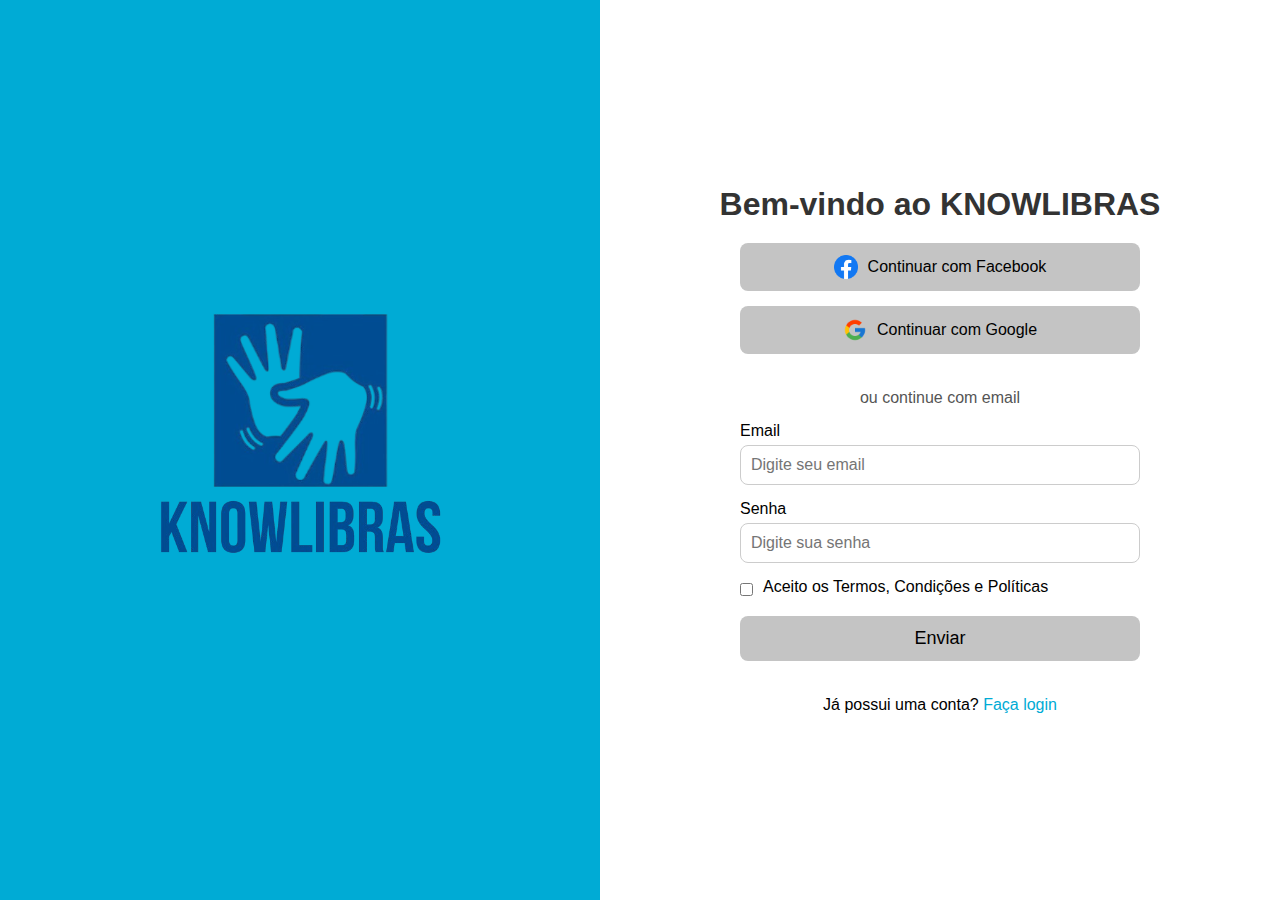
<file: index.html>
<!DOCTYPE html>
<html lang="pt-BR">

<head>
    <meta charset="UTF-8">
    <meta name="viewport" content="width=device-width, initial-scale=1.0">
    <title>KNOWLIBRAS</title>
    <link rel="stylesheet" href="styles.css">
    <link rel="icon" href="logo.png">
</head>

<body>

    <div class="container">

        <!-- Lado esquerdo azul -->
        <div class="left-panel">
            <img src="logo.png" alt="Logo" class="logo">
        </div>

        <!-- Formulário direito -->
        <div class="right-panel">
            <h1>Bem-vindo ao KNOWLIBRAS</h1>

            <!-- Botões de login social -->
            <div class="social-login">
                <button type="button" class="btn-facebook">
                    <img src="facebook.png" alt="Facebook" class="icon-social">
                    Continuar com Facebook
                </button>
                <button type="button" class="btn-google">
                    <img src="google.png" alt="Google" class="icon-social">
                    Continuar com Google
                </button>
            </div>

            <div class="ou-continua">ou continue com email</div>

            <!-- Formulário de registro -->
            <form id="formRegistro">
                <div class="form-row">
                    <label for="email-registro">Email</label>
                    <input type="email" id="email-registro" name="email" placeholder="Digite seu email">
                </div>

                <div class="form-row">
                    <label for="senha-registro">Senha</label>
                    <input type="password" id="senha-registro" name="senha" placeholder="Digite sua senha">
                </div>

                <div class="form-row checkbox-row">
                    <input type="checkbox" id="termos" name="termos">
                    <label for="termos">Aceito os Termos, Condições e Políticas</label>
                </div>

                <div class="form-row">
                    <button type="submit">Enviar</button>
                </div>
            </form>

            <div class="login-link">
                Já possui uma conta? <a href="login.html">Faça login</a>
            </div>
        </div>
    </div>

    <script src="script.js"></script>
</body>

</html>
</file>
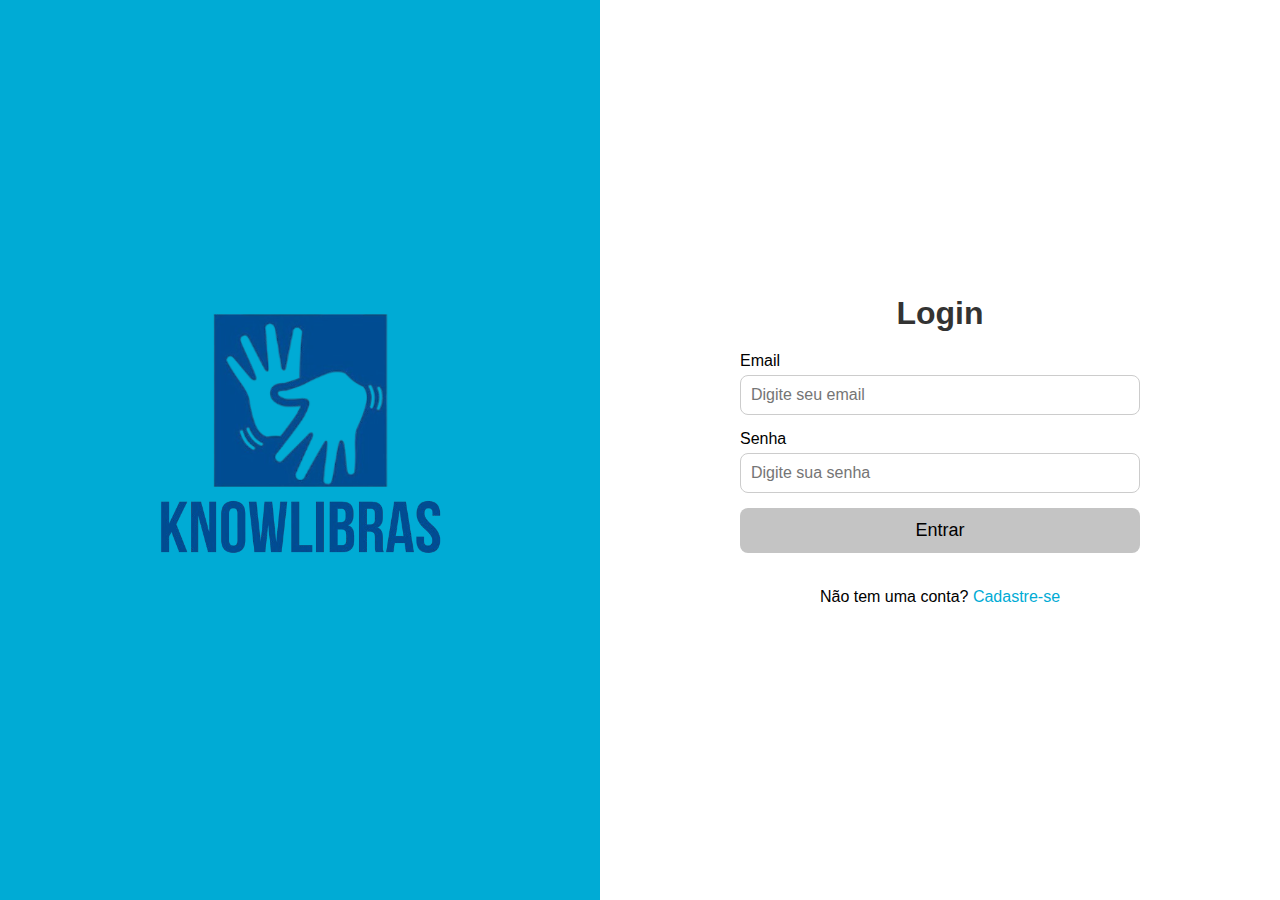
<file: login.html>
<!DOCTYPE html>
<html lang="pt-BR">

<head>
    <meta charset="UTF-8">
    <meta name="viewport" content="width=device-width, initial-scale=1.0">
    <title>Login</title>
    <link rel="stylesheet" href="styles.css">
    <link rel="icon" href="logo.png">
</head>

<body>

    <div class="container">

        <!-- Cabeçalho ou logo -->
        <div class="left-panel">
            <img src="logo.png" alt="Logo" class="logo">
        </div>

        <!-- Formulário de login -->
        <div class="right-panel">
            <h1>Login</h1>

            <form id="formLogin">
                <div class="form-row">
                    <label for="email-login">Email</label>
                    <input type="email" id="email-login" name="email" placeholder="Digite seu email">
                </div>

                <div class="form-row">
                    <label for="senha-login">Senha</label>
                    <input type="password" id="senha-login" name="senha" placeholder="Digite sua senha">
                </div>

                <div class="form-row">
                    <button type="submit">Entrar</button>
                </div>
            </form>

            <div class="login-link">
                Não tem uma conta? <a href="index.html">Cadastre-se</a>
            </div>
        </div>

    </div>

    <script src="script.js"></script>
</body>

</html>
</file>
<file: styles.css>
/* ===============================
   Reset e Container Principal
=============================== */
* {
  box-sizing: border-box;
  margin: 0;
  padding: 0;
  font-family: 'Roboto', sans-serif;
}

body {
  background-color: #f0f0f0;
}

.container {
  display: flex;
  width: 100%;
  min-height: 100vh;
}

/* ===============================
   Lado Esquerdo Azul
=============================== */
.left-panel {
  flex: 1;
  background-color: #00ABD5;
  display: flex;
  justify-content: center;
  align-items: center;
}

.logo {
  max-width: 60%;
  height: auto;
}

/* ===============================
   Formulário Direito
=============================== */
.right-panel {
  flex: 1;
  background-color: #fff;
  display: flex;
  flex-direction: column;
  justify-content: center;
  align-items: center;
  padding: 40px;
}

.right-panel h1 {
  margin-bottom: 20px;
  color: #333;
}

/* ===============================
   Login Social
=============================== */
.social-login {
  display: flex;
  flex-direction: column;
  width: 100%;
  max-width: 400px;
  gap: 15px;
  margin-bottom: 20px;
}

.social-login button {
  display: flex;
  align-items: center;
  justify-content: center;
  padding: 12px;
  border: none;
  border-radius: 8px;
  font-size: 16px;
  cursor: pointer;
  transition: background 0.3s, transform 0.2s;
  background-color: #C4C4C4;
  color: black;
}

.social-login button:hover {
  background-color: #00ABD5;
  color: #fff;
  transform: scale(1.03);
}

.icon-social {
  width: 24px;
  height: 24px;
  margin-right: 10px;
}

/* ===============================
   Texto separador
=============================== */
.ou-continua {
  margin: 15px 0;
  color: #555;
  font-weight: 500;
}

/* ===============================
   Formulário
=============================== */
form {
  width: 100%;
  max-width: 400px;
}

.form-row {
  display: flex;
  flex-direction: column;
  margin-bottom: 15px;
}

.form-row label {
  margin-bottom: 5px;
  font-weight: 500;
}

.form-row input[type="email"],
.form-row input[type="password"] {
  padding: 10px;
  border-radius: 8px;
  border: 1px solid #ccc;
  font-size: 16px;
}

.form-row input:focus {
  border-color: #00ABD5;
  outline: none;
}

/* Checkbox */
.checkbox-row {
  flex-direction: row;
  align-items: center;
}

.checkbox-row input[type="checkbox"] {
  margin-right: 10px;
}

/* Botão de envio */
button[type="submit"] {
  width: 100%;
  padding: 12px;
  background-color: #C4C4C4;
  color: black;
  border: none;
  border-radius: 8px;
  font-size: 18px;
  cursor: pointer;
  transition: background 0.3s, transform 0.2s;
}

button[type="submit"]:hover {
  background-color: #00ABD5;
  color: #fff;
  transform: scale(1.03);
}

/* ===============================
   Link de login
=============================== */
.login-link {
  margin-top: 20px;
  font-size: 16px;
}

.login-link a {
  color: #00ABD5;
  text-decoration: none;
  font-weight: 500;
}

.login-link a:hover {
  text-decoration: underline;
}
</file>
